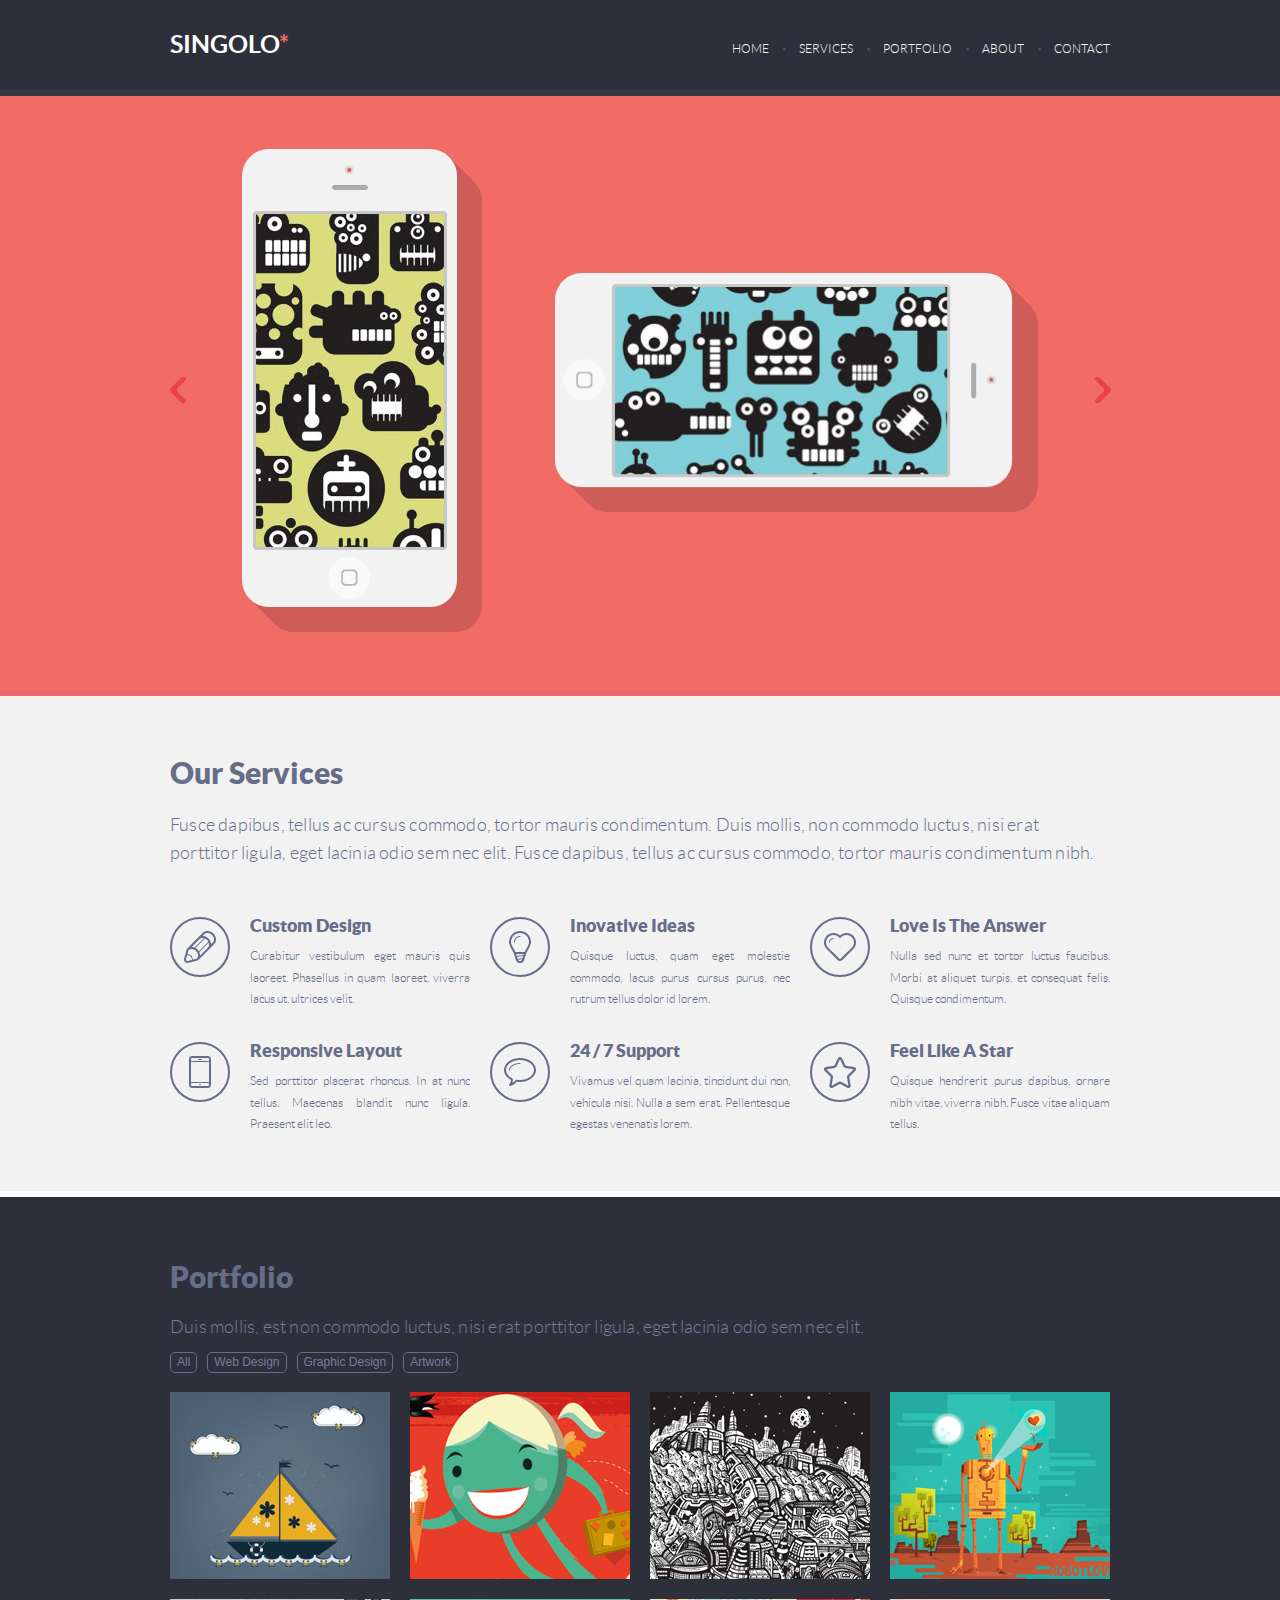
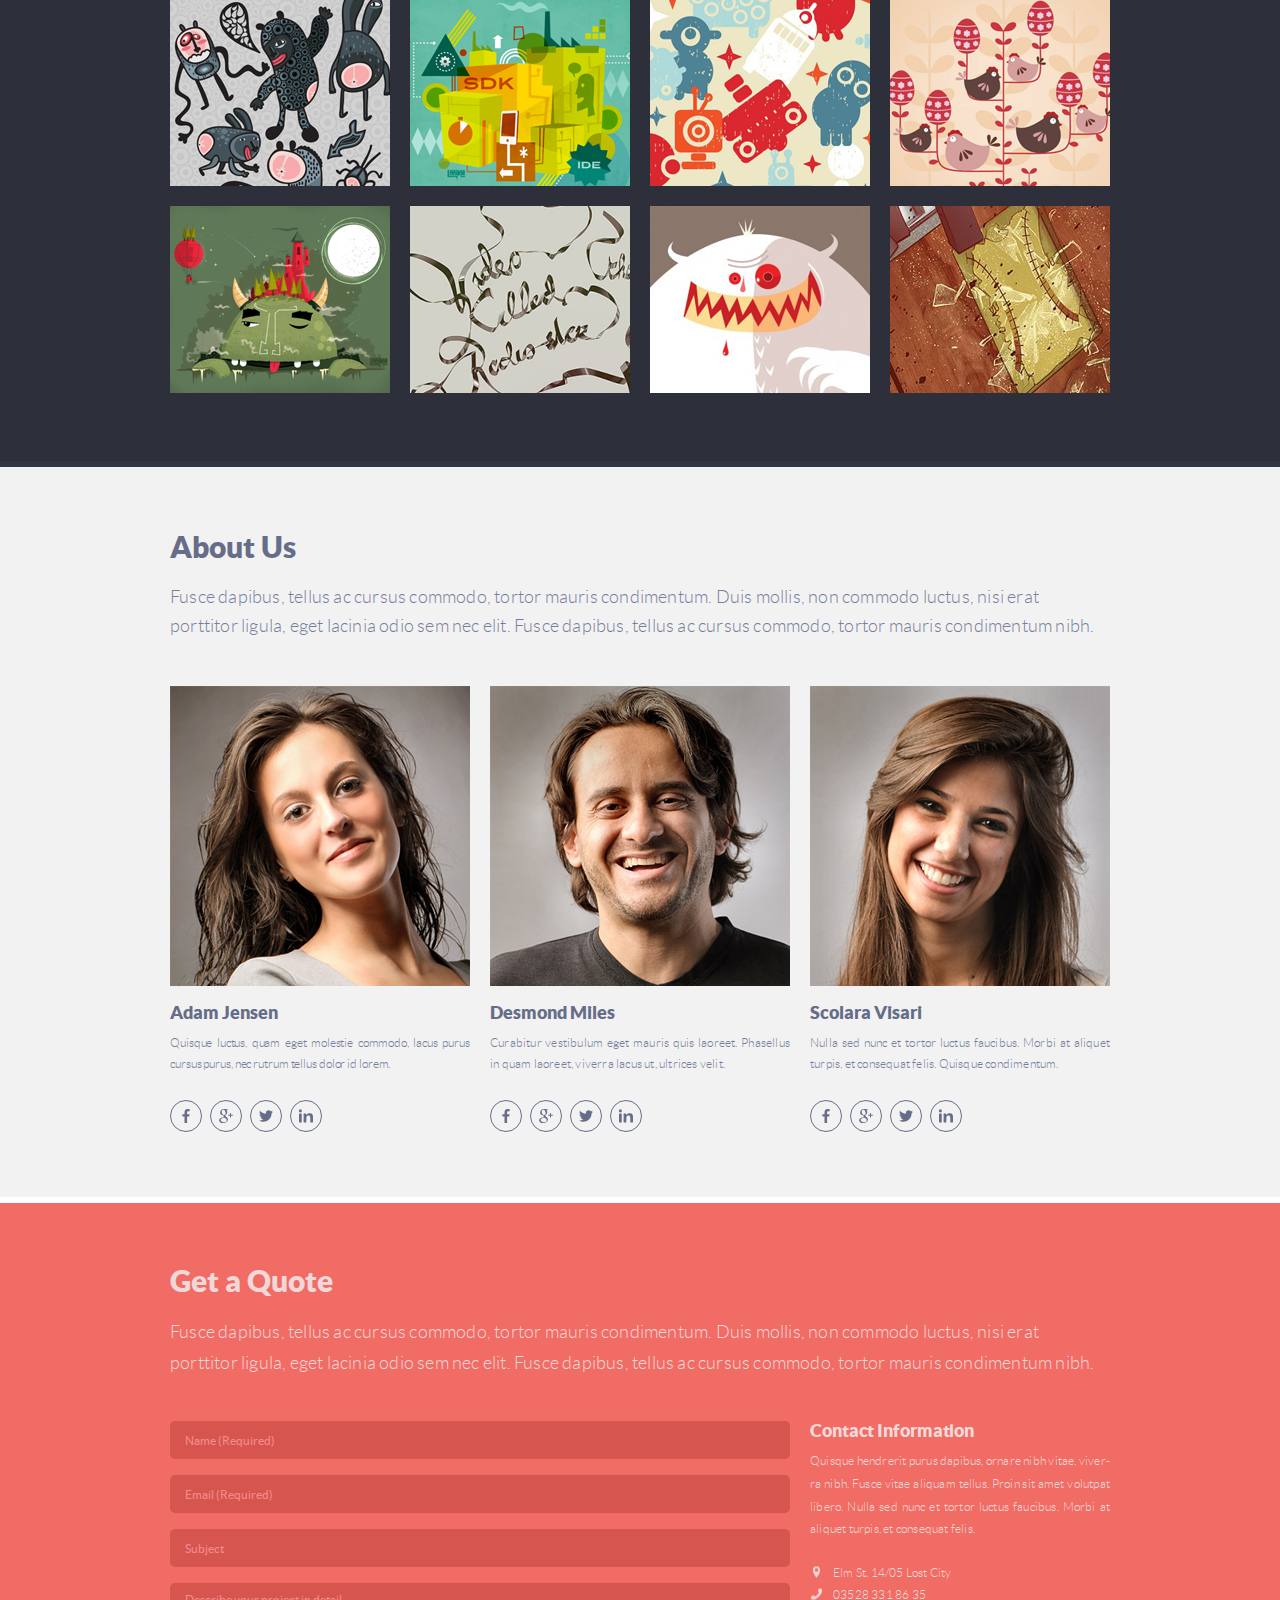
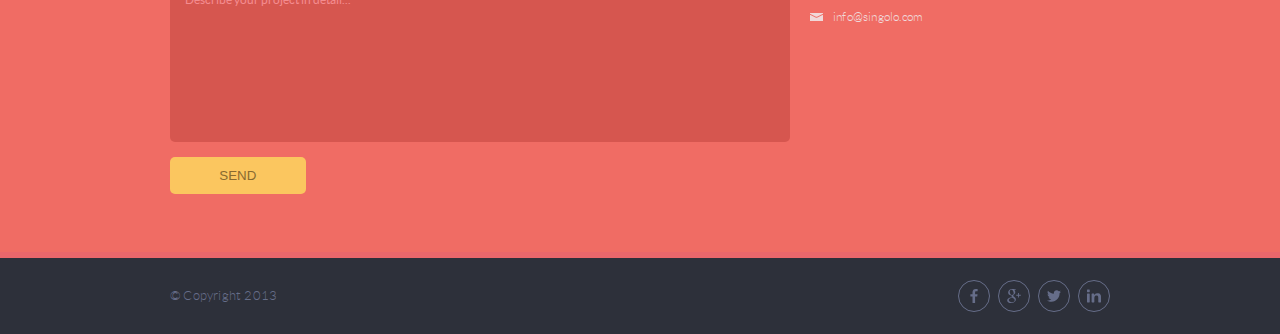
<file: index.html>
<!DOCTYPE html>
<html lang="en">
  <head>
    <meta charset="UTF-8" />
    <meta name="viewport" content="width=device-width, initial-scale=1.0" />
    <meta http-equiv="X-UA-Compatible" content="ie=edge" />
    <!-- The above 3 meta tags *must* come first in the head; any other head content must come *after* these tags -->
    <meta name="robots" content="index, follow" />
    <meta name="format-detection" content="telephone=no" />
    <meta name="theme-color" content="red" />
    <meta name="keywords" content="design, responsive layout" />
    <meta name="description" content="Singolo" />
    <!-- My CSS -->
    <link rel="stylesheet" type="text/css" href="style.css" />
    <title>Singolo</title>
  </head>
  <body>
    <h1 class="visually-hidden">Singolo</h1>
    <div class="wrapper" id="home">
      <header class="main-header">
        <div class="container">
          <div class="main-header__menu">
            <div class="main-header__logo  logo">
              <a class="logo__link">
                Singolo<span class="logo__sign">*</span>
              </a>
            </div>
            <nav class="main-header__nav  nav menu-show">
              <ul class="nav__list  reset-list">
                <li class="nav__item">
                  <a class="nav__link" href="#home">Home</a>
                </li>
                <li class="nav__item">
                  <a class="nav__link" href="#services">Services</a>
                </li>
                <li class="nav__item">
                  <a class="nav__link" href="#portfolio">Portfolio</a>
                </li>
                <li class="nav__item">
                  <a class="nav__link" href="#about">About</a>
                </li>
                <li class="nav__item">
                  <a class="nav__link" href="#feedback">Contact</a>
                </li>
              </ul>
            </nav>
          </div>
          <div class="main-header__btn">
            <div class="main-header__item"></div>
          </div>
        </div>
        <!-- container ¯\_(ツ)_/¯ -->
      </header>
      <!-- header ¯\_(ツ)_/¯ -->
      <main>
        <section class="slider">
          <h2 class="visually-hidden">Slider</h2>

          <div class="slider__wrap">
            <div class="slider__slides">
              <div class="slider__item  slider__item--first  active">
                <div class="phone-vertical">
                  <img
                    src="assets/img/slider/phone-vertical.png"
                    alt="phone"
                    id="phone-vertical"
                  />
                </div>
                <div class="phone-horizontal">
                  <img
                    src="assets/img/slider/phone-horizontal.png"
                    alt="phone"
                    id="phone-horizontal"
                  />
                </div>
              </div>
              <div class="slider__item  slider__item--second">
                <div class="slider__img"></div>
              </div>
            </div>
          </div>
          <div class="container">
            <button
              class="slider__btn  slider__btn--prev"
              type="button"
            ></button>
            <button
              class="slider__btn  slider__btn--next"
              type="button"
            ></button>
          </div>
        </section>
        <!-- slider ¯\_(ツ)_/¯ -->
        <section class="services" id="services">
          <div class="container">
            <h2 class="services__title">Our Services</h2>
            <p class="services__text">
              Fusce dapibus, tellus ac cursus commodo, tortor mauris
              condimentum. Duis mollis, non commodo luctus, nisi erat
              porttitor&nbsp;ligula, eget lacinia odio sem nec elit. Fusce
              dapibus, tellus ac cursus commodo, tortor mauris condimentum nibh.
            </p>
            <ul class="services__wrap  reset-list">
              <li class="services__item  item  item--design">
                <p class="item__title">Custom Design</p>
                <p class="item__text">
                  Curabitur vestibulum eget mauris quis laoreet. Phasellus in
                  quam laoreet, viverra lacus ut, ultrices velit.
                </p>
              </li>
              <li class="services__item  item  item--ideas">
                <p class="item__title">Inovative Ideas</p>
                <p class="item__text">
                  Quisque luctus, quam eget molestie commodo, lacus purus cursus
                  purus, nec rutrum tellus dolor id lorem.
                </p>
              </li>
              <li class="services__item  item  item--answer">
                <p class="item__title">Love Is The Answer</p>
                <p class="item__text">
                  Nulla sed nunc et tortor luctus faucibus. Morbi at aliquet
                  turpis, et consequat felis. Quisque condimentum.
                </p>
              </li>
              <li class="services__item  item  item--layout">
                <p class="item__title">Responsive Layout</p>
                <p class="item__text">
                  Sed porttitor placerat rhoncus. In at nunc tellus. Maecenas
                  blandit nunc ligula. Praesent elit leo.
                </p>
              </li>
              <li class="services__item  item  item--support">
                <p class="item__title">24 / 7 Support</p>
                <p class="item__text">
                  Vivamus vel quam lacinia, tincidunt dui non, vehicula nisi.
                  Nulla a sem erat. Pellentesque egestas venenatis lorem.
                </p>
              </li>
              <li class="services__item  item  item--star">
                <p class="item__title">Feel Like A Star</p>
                <p class="item__text">
                  Quisque hendrerit purus dapibus, ornare nibh vitae, viverra
                  nibh. Fusce vitae aliquam tellus.
                </p>
              </li>
            </ul>
          </div>
          <!-- container ¯\_(ツ)_/¯ -->
        </section>
        <!-- services ¯\_(ツ)_/¯ -->
        <section class="portfolio" id="portfolio">
          <div class="container">
            <h2 class="portfolio__title">Portfolio</h2>
            <p class="portfolio__text">
              Duis mollis, est non commodo luctus, nisi erat porttitor ligula,
              eget lacinia odio sem nec elit.
            </p>
            <div class="filter">
              <button
                class="filter__btn  filter__btn--all"
                type="button"
                title="All"
              >
                All
              </button>
              <button
                class="filter__btn  filter__btn--web"
                type="button"
                title="Web Design"
              >
                Web Design
              </button>
              <button
                class="filter__btn  filter__btn--graphic"
                type="button"
                title="Graphic Design"
              >
                Graphic Design
              </button>
              <button
                class="filter__btn  filter__btn--artwork"
                type="button"
                title="Artwork"
              >
                Artwork
              </button>
            </div>
            <div class="layouts">
              <div class="layouts__item">
                <div class="layouts__wrap">
                  <img
                    class="layouts__img"
                    src="assets/img/portfolio/1.png"
                    alt="layout"
                    width="220"
                    height="187"
                    title="Template"
                  />
                </div>
              </div>
              <div class="layouts__item">
                <div class="layouts__wrap">
                  <img
                    class="layouts__img"
                    src="assets/img/portfolio/2.png"
                    alt="layout"
                    width="220"
                    height="187"
                    title="Template"
                  />
                </div>
              </div>
              <div class="layouts__item">
                <div class="layouts__wrap">
                  <img
                    class="layouts__img"
                    src="assets/img/portfolio/3.png"
                    alt="layout"
                    width="220"
                    height="187"
                    title="Template"
                  />
                </div>
              </div>
              <div class="layouts__item">
                <div class="layouts__wrap">
                  <img
                    class="layouts__img"
                    src="assets/img/portfolio/4.png"
                    alt="layout"
                    width="220"
                    height="187"
                    title="Template"
                  />
                </div>
              </div>
              <div class="layouts__item">
                <div class="layouts__wrap">
                  <img
                    class="layouts__img"
                    src="assets/img/portfolio/5.png"
                    alt="layout"
                    width="220"
                    height="187"
                    title="Template"
                  />
                </div>
              </div>
              <div class="layouts__item">
                <div class="layouts__wrap">
                  <img
                    class="layouts__img"
                    src="assets/img/portfolio/6.png"
                    alt="layout"
                    width="220"
                    height="187"
                    title="Template"
                  />
                </div>
              </div>
              <div class="layouts__item">
                <div class="layouts__wrap">
                  <img
                    class="layouts__img"
                    src="assets/img/portfolio/7.png"
                    alt="layout"
                    width="220"
                    height="187"
                    title="Template"
                  />
                </div>
              </div>
              <div class="layouts__item">
                <div class="layouts__wrap">
                  <img
                    class="layouts__img"
                    src="assets/img/portfolio/8.png"
                    alt="layout"
                    width="220"
                    height="187"
                    title="Template"
                  />
                </div>
              </div>
              <div class="layouts__item">
                <div class="layouts__wrap">
                  <img
                    class="layouts__img"
                    src="assets/img/portfolio/9.png"
                    alt="layout"
                    width="220"
                    height="187"
                    title="Template"
                  />
                </div>
              </div>
              <div class="layouts__item">
                <div class="layouts__wrap">
                  <img
                    class="layouts__img"
                    src="assets/img/portfolio/10.png"
                    alt="layout"
                    width="220"
                    height="187"
                    title="Template"
                  />
                </div>
              </div>
              <div class="layouts__item">
                <div class="layouts__wrap">
                  <img
                    class="layouts__img"
                    src="assets/img/portfolio/11.png"
                    alt="layout"
                    width="220"
                    height="187"
                    title="Template"
                  />
                </div>
              </div>
              <div class="layouts__item">
                <div class="layouts__wrap">
                  <img
                    class="layouts__img"
                    src="assets/img/portfolio/12.png"
                    alt="layout"
                    width="220"
                    height="187"
                    title="Template"
                  />
                </div>
              </div>
            </div>
          </div>
          <!-- container ¯\_(ツ)_/¯ -->
        </section>
        <!-- portfolio ¯\_(ツ)_/¯ -->
        <section class="about" id="about">
          <div class="container">
            <h2 class="about__title">About Us</h2>
            <p class="about__text">
              Fusce dapibus, tellus ac cursus commodo, tortor mauris
              condimentum. Duis mollis, non commodo luctus, nisi erat
              porttitor&nbsp;ligula, eget lacinia odio sem nec elit. Fusce
              dapibus, tellus ac cursus commodo, tortor mauris condimentum nibh.
            </p>
            <div class="team">
              <div class="team__item">
                <div class="team__wrap-img">
                  <img
                    class="team__img"
                    src="assets/img/about/1.png"
                    alt="team"
                    width="300"
                    height="300"
                    title="Adam Jensen"
                  />
                </div>
                <p class="team__name">Adam Jensen</p>
                <p class="team__text">
                  Quisque luctus, quam eget molestie commodo, lacus purus cursus
                  purus, nec rutrum tellus dolor id lorem.
                </p>
                <div class="team__social  social">
                  <a
                    href="#"
                    class="social__item  social__item--fb"
                    title="facebook"
                    ><img
                      src="assets/img/social/fb.svg"
                      alt="We in facebook"
                      width="14"
                      height="14"
                  /></a>
                  <a
                    href="#"
                    class="social__item  social__item--g"
                    title="googl+"
                    ><img
                      src="assets/img/social/g.svg"
                      alt="We in googl+"
                      width="14"
                      height="14"
                  /></a>
                  <a
                    href="#"
                    class="social__item  social__item--tw"
                    title="twitter"
                    ><img
                      src="assets/img/social/tw.svg"
                      alt="We in twitter"
                      width="14"
                      height="14"
                  /></a>
                  <a
                    href="#"
                    class="social__item  social__item--in"
                    title="linkedin"
                    ><img
                      src="assets/img/social/in.svg"
                      alt="We in linkedin"
                      width="14"
                      height="14"
                  /></a>
                </div>
              </div>
              <div class="team__item">
                <div class="team__wrap-img">
                  <img
                    class="team__img"
                    src="assets/img/about/2.png"
                    alt="team"
                    width="300"
                    height="300"
                    title="Desmond Miles"
                  />
                </div>
                <p class="team__name">Desmond Miles</p>
                <p class="team__text">
                  Curabitur vestibulum eget mauris quis laoreet. Phasellus in
                  quam laoreet, viverra lacus ut, ultrices velit.
                </p>
                <div class="team__social  social">
                  <a
                    href="#"
                    class="social__item  social__item--fb"
                    title="facebook"
                    ><img
                      src="assets/img/social/fb.svg"
                      alt="We in facebook"
                      width="14"
                      height="14"
                  /></a>
                  <a
                    href="#"
                    class="social__item  social__item--g"
                    title="googl+"
                    ><img
                      src="assets/img/social/g.svg"
                      alt="We in googl+"
                      width="14"
                      height="14"
                  /></a>
                  <a
                    href="#"
                    class="social__item  social__item--tw"
                    title="twitter"
                    ><img
                      src="assets/img/social/tw.svg"
                      alt="We in twitter"
                      width="14"
                      height="14"
                  /></a>
                  <a
                    href="#"
                    class="social__item  social__item--in"
                    title="linkedin"
                    ><img
                      src="assets/img/social/in.svg"
                      alt="We in linkedin"
                      width="14"
                      height="14"
                  /></a>
                </div>
              </div>
              <div class="team__item">
                <div class="team__wrap-img">
                  <img
                    class="team__img"
                    src="assets/img/about/3.png"
                    alt="team"
                    width="300"
                    height="300"
                    title="Scolara Visari"
                  />
                </div>
                <p class="team__name">Scolara Visari</p>
                <p class="team__text">
                  Nulla sed nunc et tortor luctus faucibus. Morbi at aliquet
                  turpis, et consequat felis. Quisque condimentum.
                </p>
                <div class="team__social  social">
                  <a
                    href="#"
                    class="social__item  social__item--fb"
                    title="facebook"
                    ><img
                      class="social__img"
                      src="assets/img/social/fb.svg"
                      alt="We in facebook"
                      width="14"
                      height="14"
                  /></a>
                  <a
                    href="#"
                    class="social__item  social__item--g"
                    title="googl+"
                    ><img
                      class="social__img"
                      src="assets/img/social/g.svg"
                      alt="We in googl+"
                      width="14"
                      height="14"
                  /></a>
                  <a
                    href="#"
                    class="social__item  social__item--tw"
                    title="twitter"
                    ><img
                      class="social__img"
                      src="assets/img/social/tw.svg"
                      alt="We in twitter"
                      width="14"
                      height="14"
                  /></a>
                  <a
                    href="#"
                    class="social__item  social__item--in"
                    title="linkedin"
                    ><img
                      class="social__img"
                      src="assets/img/social/in.svg"
                      alt="We in linkedin"
                      width="14"
                      height="14"
                  /></a>
                </div>
              </div>
            </div>
          </div>
          <!-- container ¯\_(ツ)_/¯ -->
        </section>
        <!-- about ¯\_(ツ)_/¯ -->
        <section class="feedback" id="feedback">
          <div class="container">
            <h2 class="feedback__title">Get a Quote</h2>
            <p class="feedback__text">
              Fusce dapibus, tellus ac cursus commodo, tortor mauris
              condimentum. Duis mollis, non commodo luctus, nisi erat
              porttitor&nbsp;ligula, eget lacinia odio sem nec elit. Fusce
              dapibus, tellus ac cursus commodo, tortor mauris condimentum nibh.
            </p>
            <div class="feedback__wrap">
              <form action="#" method="POST" class="feedback__form  form">
                <input
                  class="form__field  form__field--name"
                  type="text"
                  name="name"
                  placeholder="Name (Required)"
                  pattern="[A-Za-z]+"
                  minlength="4"
                  maxlength="20"
                  required
                  id="name"
                />
                <input
                  class="form__field  form__field--mail"
                  type="email"
                  name="email"
                  placeholder="Email (Required)"
                  pattern="[^ @]*@[^ @]*"
                  required
                  id="email"
                />
                <input
                  class="form__field  form__field--subject"
                  type="text"
                  name="subject"
                  placeholder="Subject"
                  id="subject"
                />
                <textarea
                  class="form__field  form__field--detail"
                  name="detail"
                  id="detail"
                  placeholder="Describe your project in detail..."
                  id="detail"
                ></textarea>
                <button class="form__btn" type="submit">Send</button>
              </form>
              <article class="form__popup  popup">
                <p class="popup__text">Письмо отправлено</p>
                <p class="popup__subject"></p>
                <p class="popup__detail"></p>
                <button class="popup__btn" type="button">Ok</button>
              </article>
              <article class="form__contacts  contacts">
                <h2 class="visually-hidden">Our contacts</h2>
                <p class="contacts__title">Contact Information</p>
                <p class="contacts__text">
                  Quisque hendrerit purus dapibus, ornare nibh vitae, viver- ra
                  nibh. Fusce vitae aliquam tellus. Proin sit amet volutpat
                  libero. Nulla sed nunc et tortor luctus faucibus. Morbi at
                  aliquet turpis, et consequat felis.
                </p>
                <ul class="contacts__list  reset-list">
                  <li class="contacts__item  contacts__item--location">
                    <a class="contacts__location" href="#"
                      >Elm St. 14/05 Lost City
                    </a>
                  </li>
                  <li class="contacts__item  contacts__item--tel">
                    <a class="contacts__tel" href="tel:035283318635 "
                      >03528 331 86 35
                    </a>
                  </li>
                  <li class="contacts__item  contacts__item--mail">
                    <a class="contacts__mail" href="mailto:info@singolo.com"
                      >info@singolo.com</a
                    >
                  </li>
                </ul>
              </article>
            </div>
          </div>
          <!-- container ¯\_(ツ)_/¯ -->
        </section>
        <!-- feedback ¯\_(ツ)_/¯ -->
      </main>
      <!-- main ¯\_(ツ)_/¯ -->
      <footer class="main-footer">
        <div class="container">
          <div class="main-footer__wrap">
            <div class="main-footer__copyright  copyright">
              <p class="copyright__text">&copy; Copyright 2013</p>
            </div>
            <div class="team__social  social">
              <a
                href="#"
                class="social__item  social__item--fb"
                title="facebook"
                ><img
                  src="assets/img/social/fb.svg"
                  alt="We in facebook"
                  width="14"
                  height="14"
              /></a>
              <a href="#" class="social__item  social__item--g" title="googl+"
                ><img
                  src="assets/img/social/g.svg"
                  alt="We in googl+"
                  width="14"
                  height="14"
              /></a>
              <a href="#" class="social__item  social__item--tw" title="twitter"
                ><img
                  src="assets/img/social/tw.svg"
                  alt="We in twitter"
                  width="14"
                  height="14"
              /></a>
              <a
                href="#"
                class="social__item  social__item--in"
                title="linkedin"
                ><img
                  src="assets/img/social/in.svg"
                  alt="We in linkedin"
                  width="14"
                  height="14"
              /></a>
            </div>
          </div>
        </div>
        <!-- container ¯\_(ツ)_/¯ -->
      </footer>
      <!-- main-footer ¯\_(ツ)_/¯ -->
    </div>
    <!-- wrapper ¯\_(ツ)_/¯ -->
    <div class="overlay"></div>
    <script src="script.js"></script>
  </body>
</html>
</file>
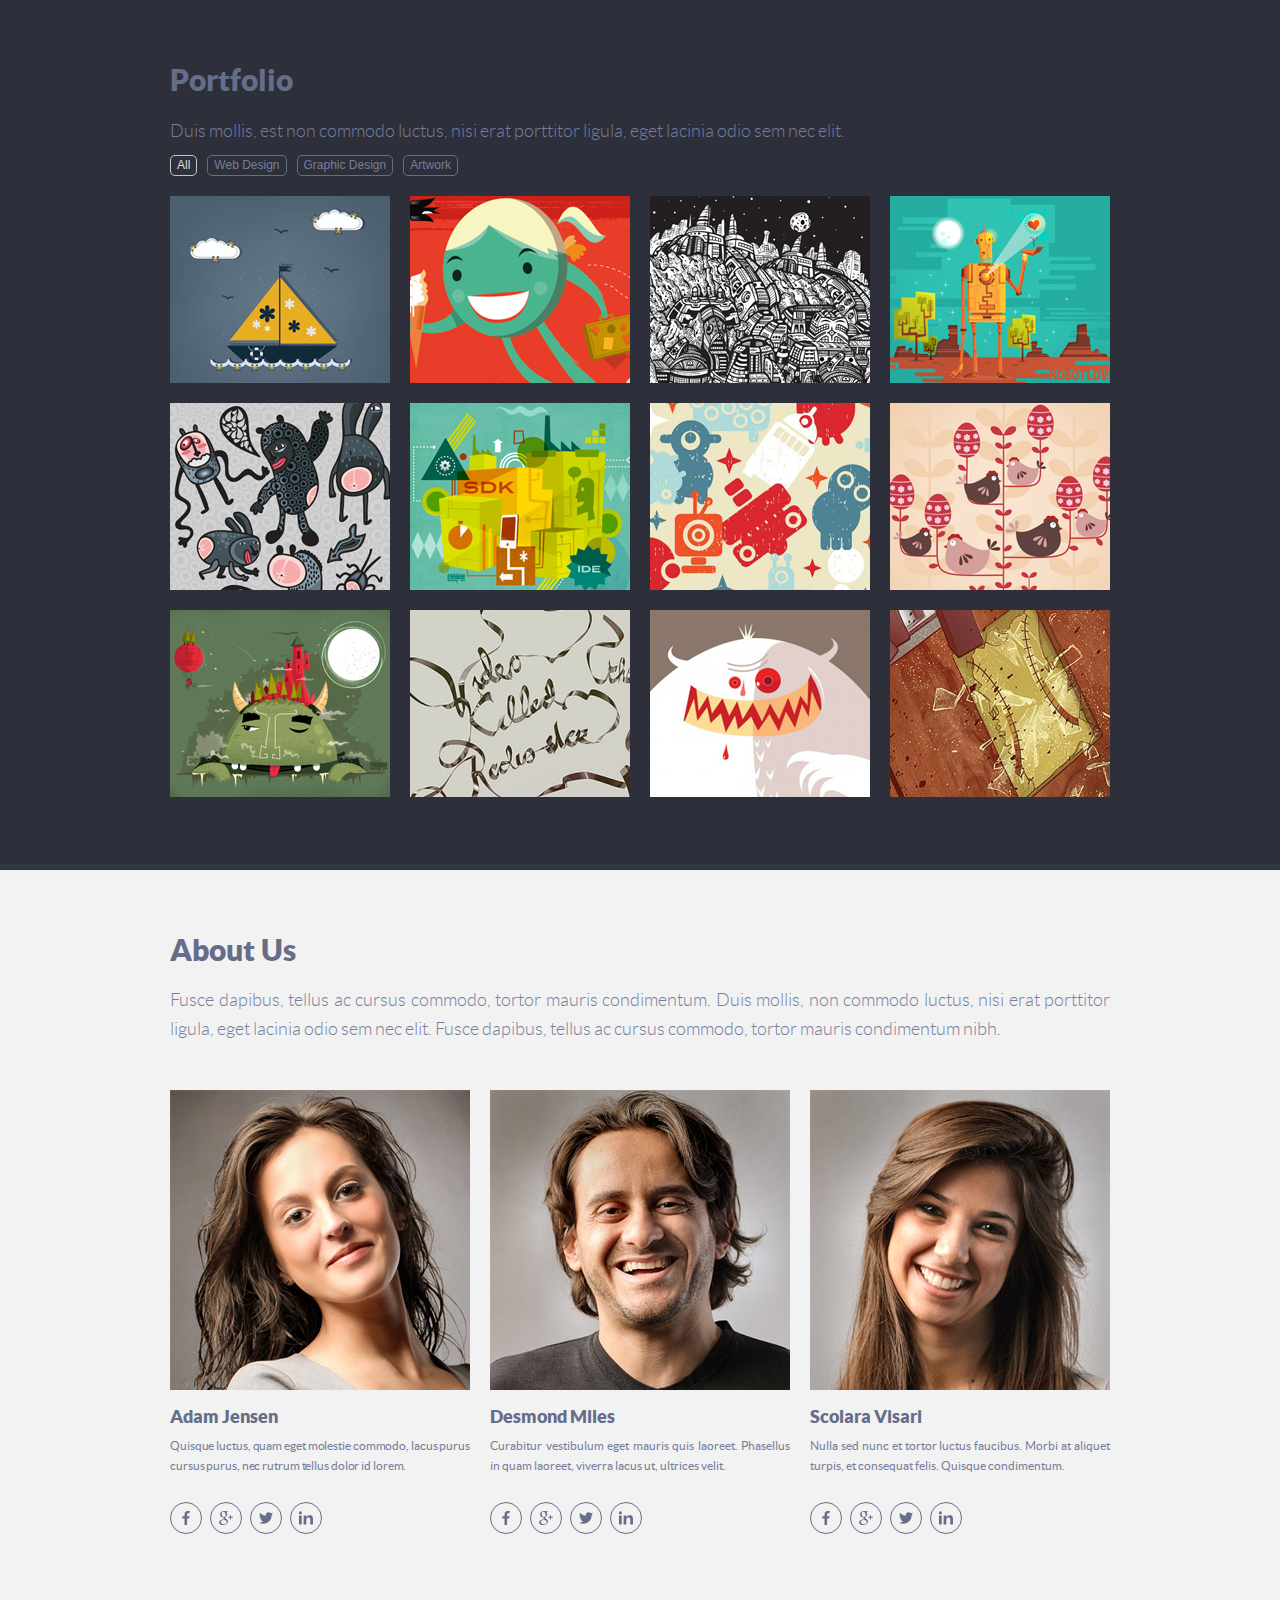
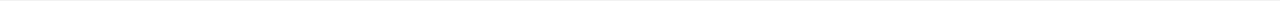
<file: singolo2.html>
<!DOCTYPE html>
<html lang="en">
  <head>
    <meta charset="UTF-8" />
    <meta name="viewport" content="width=device-width, initial-scale=1.0" />
    <meta http-equiv="X-UA-Compatible" content="ie=edge" />
    <!-- The above 3 meta tags *must* come first in the head; any other head content must come *after* these tags -->
    <meta name="robots" content="index, follow" />
    <meta name="format-detection" content="telephone=no" />
    <meta name="theme-color" content="red" />
    <meta name="keywords" content="design, responsive layout" />
    <meta name="description" content="Portfolio" />
    <!-- My CSS -->
    <link rel="stylesheet" type="text/css" href="singolo2.css" />
    <title>Portfolio</title>
  </head>
  <body>
    <div class="wrapper">
      <section class="portfolio">
        <div class="container">
          <h1 class="portfolio__title">Portfolio</h1>
          <p class="portfolio__text">
            Duis mollis, est non commodo luctus, nisi erat porttitor ligula,
            eget lacinia odio sem nec elit.
          </p>
          <div class="filter">
            <button
              class="filter__btn  filter__btn--all  filter__btn--active"
              type="button"
              title="All"
            >
              All
            </button>
            <button
              class="filter__btn  filter__btn--web"
              type="button"
              title="Web Design"
            >
              Web Design
            </button>
            <button
              class="filter__btn  filter__btn--graphic"
              type="button"
              title="Graphic Design"
            >
              Graphic Design
            </button>
            <button
              class="filter__btn  filter__btn--artwork"
              type="button"
              title="Artwork"
            >
              Artwork
            </button>
          </div>
          <div class="layouts">
            <div class="layouts__item">
              <div class="layouts__wrap">
                <img
                  class="layouts__img"
                  src="assets/img/portfolio/1.png"
                  alt="layout"
                  width="220"
                  height="187"
                  title="Template"
                />
              </div>
            </div>
            <div class="layouts__item">
              <div class="layouts__wrap">
                <img
                  class="layouts__img"
                  src="assets/img/portfolio/2.png"
                  alt="layout"
                  width="220"
                  height="187"
                  title="Template"
                />
              </div>
            </div>
            <div class="layouts__item">
              <div class="layouts__wrap">
                <img
                  class="layouts__img"
                  src="assets/img/portfolio/3.png"
                  alt="layout"
                  width="220"
                  height="187"
                  title="Template"
                />
              </div>
            </div>
            <div class="layouts__item">
              <div class="layouts__wrap">
                <img
                  class="layouts__img"
                  src="assets/img/portfolio/4.png"
                  alt="layout"
                  width="220"
                  height="187"
                  title="Template"
                />
              </div>
            </div>
            <div class="layouts__item">
              <div class="layouts__wrap">
                <img
                  class="layouts__img"
                  src="assets/img/portfolio/5.png"
                  alt="layout"
                  width="220"
                  height="187"
                  title="Template"
                />
              </div>
            </div>
            <div class="layouts__item">
              <div class="layouts__wrap">
                <img
                  class="layouts__img"
                  src="assets/img/portfolio/6.png"
                  alt="layout"
                  width="220"
                  height="187"
                  title="Template"
                />
              </div>
            </div>
            <div class="layouts__item">
              <div class="layouts__wrap">
                <img
                  class="layouts__img"
                  src="assets/img/portfolio/7.png"
                  alt="layout"
                  width="220"
                  height="187"
                  title="Template"
                />
              </div>
            </div>
            <div class="layouts__item">
              <div class="layouts__wrap">
                <img
                  class="layouts__img"
                  src="assets/img/portfolio/8.png"
                  alt="layout"
                  width="220"
                  height="187"
                  title="Template"
                />
              </div>
            </div>
            <div class="layouts__item">
              <div class="layouts__wrap">
                <img
                  class="layouts__img"
                  src="assets/img/portfolio/9.png"
                  alt="layout"
                  width="220"
                  height="187"
                  title="Template"
                />
              </div>
            </div>
            <div class="layouts__item">
              <div class="layouts__wrap">
                <img
                  class="layouts__img"
                  src="assets/img/portfolio/10.png"
                  alt="layout"
                  width="220"
                  height="187"
                  title="Template"
                />
              </div>
            </div>
            <div class="layouts__item">
              <div class="layouts__wrap">
                <img
                  class="layouts__img"
                  src="assets/img/portfolio/11.png"
                  alt="layout"
                  width="220"
                  height="187"
                  title="Template"
                />
              </div>
            </div>
            <div class="layouts__item">
              <div class="layouts__wrap">
                <img
                  class="layouts__img"
                  src="assets/img/portfolio/12.png"
                  alt="layout"
                  width="220"
                  height="187"
                  title="Template"
                />
              </div>
            </div>
          </div>
        </div>
        <!-- container ¯\_(ツ)_/¯ -->
      </section>
      <!-- portfolio ¯\_(ツ)_/¯ -->
      <section class="about">
        <div class="container">
          <h2 class="about__title">About Us</h2>
          <p class="about__text">
            Fusce dapibus, tellus ac cursus commodo, tortor mauris condimentum.
            Duis mollis, non commodo luctus, nisi erat porttitor ligula, eget
            lacinia odio sem nec elit. Fusce dapibus, tellus ac cursus commodo,
            tortor mauris condimentum nibh.
          </p>
          <div class="team">
            <div class="team__item">
              <div class="team__wrap-img">
                <img
                  class="team__img"
                  src="assets/img/about/1.png"
                  alt="team"
                  width="300"
                  height="300"
                  title="Adam Jensen"
                />
              </div>
              <p class="team__name">Adam Jensen</p>
              <p class="team__text">
                Quisque luctus, quam eget molestie commodo, lacus purus cursus
                purus, nec rutrum tellus dolor id lorem.
              </p>
              <div class="team__social  social">
                <a
                  href="#"
                  class="social__item  social__item--fb"
                  title="facebook"
                  ><img
                    src="assets/img/social/fb.svg"
                    alt="We in facebook"
                    width="14"
                    height="14"
                /></a>
                <a href="#" class="social__item  social__item--g" title="googl+"
                  ><img
                    src="assets/img/social/g.svg"
                    alt="We in googl+"
                    width="14"
                    height="14"
                /></a>
                <a
                  href="#"
                  class="social__item  social__item--tw"
                  title="twitter"
                  ><img
                    src="assets/img/social/tw.svg"
                    alt="We in twitter"
                    width="14"
                    height="14"
                /></a>
                <a
                  href="#"
                  class="social__item  social__item--in"
                  title="linkedin"
                  ><img
                    src="assets/img/social/in.svg"
                    alt="We in linkedin"
                    width="14"
                    height="14"
                /></a>
              </div>
            </div>
            <div class="team__item">
              <div class="team__wrap-img">
                <img
                  class="team__img"
                  src="assets/img/about/2.png"
                  alt="team"
                  width="300"
                  height="300"
                  title="Desmond Miles"
                />
              </div>
              <p class="team__name">Desmond Miles</p>
              <p class="team__text">
                Curabitur vestibulum eget mauris quis laoreet. Phasellus in quam
                laoreet, viverra lacus ut, ultrices velit.
              </p>
              <div class="team__social  social">
                <a
                  href="#"
                  class="social__item  social__item--fb"
                  title="facebook"
                  ><img
                    src="assets/img/social/fb.svg"
                    alt="We in facebook"
                    width="14"
                    height="14"
                /></a>
                <a href="#" class="social__item  social__item--g" title="googl+"
                  ><img
                    src="assets/img/social/g.svg"
                    alt="We in googl+"
                    width="14"
                    height="14"
                /></a>
                <a
                  href="#"
                  class="social__item  social__item--tw"
                  title="twitter"
                  ><img
                    src="assets/img/social/tw.svg"
                    alt="We in twitter"
                    width="14"
                    height="14"
                /></a>
                <a
                  href="#"
                  class="social__item  social__item--in"
                  title="linkedin"
                  ><img
                    src="assets/img/social/in.svg"
                    alt="We in linkedin"
                    width="14"
                    height="14"
                /></a>
              </div>
            </div>
            <div class="team__item">
              <div class="team__wrap-img">
                <img
                  class="team__img"
                  src="assets/img/about/3.png"
                  alt="team"
                  width="300"
                  height="300"
                  title="Scolara Visari"
                />
              </div>
              <p class="team__name">Scolara Visari</p>
              <p class="team__text">
                Nulla sed nunc et tortor luctus faucibus. Morbi at aliquet
                turpis, et consequat felis. Quisque condimentum.
              </p>
              <div class="team__social  social">
                <a
                  href="#"
                  class="social__item  social__item--fb"
                  title="facebook"
                  ><img
                    class="social__img"
                    src="assets/img/social/fb.svg"
                    alt="We in facebook"
                    width="14"
                    height="14"
                /></a>
                <a href="#" class="social__item  social__item--g" title="googl+"
                  ><img
                    class="social__img"
                    src="assets/img/social/g.svg"
                    alt="We in googl+"
                    width="14"
                    height="14"
                /></a>
                <a
                  href="#"
                  class="social__item  social__item--tw"
                  title="twitter"
                  ><img
                    class="social__img"
                    src="assets/img/social/tw.svg"
                    alt="We in twitter"
                    width="14"
                    height="14"
                /></a>
                <a
                  href="#"
                  class="social__item  social__item--in"
                  title="linkedin"
                  ><img
                    class="social__img"
                    src="assets/img/social/in.svg"
                    alt="We in linkedin"
                    width="14"
                    height="14"
                /></a>
              </div>
            </div>
          </div>
        </div>
        <!-- container ¯\_(ツ)_/¯ -->
      </section>
      <!-- about ¯\_(ツ)_/¯ -->
    </div>
    <!-- wrapper ¯\_(ツ)_/¯ -->
  </body>
</html>
</file>
<file: style.css>
/* Fonts */

@font-face {
  font-family: "Lato";
  src: url("assets/fonts/lato-light.eot");
  src: url("assets/fonts/lato-light.woff2") format("woff2"),
    url("assets/fonts/lato-light.woff") format("woff");
  font-style: normal;
  font-weight: 300;
}

@font-face {
  font-family: "Lato";
  src: url("assets/fonts/lato-regular.eot");
  src: url("assets/fonts/lato-regular.woff2") format("woff2"),
    url("assets/fonts/lato-regular.woff") format("woff");
  font-style: normal;
  font-weight: 400;
}

@font-face {
  font-family: "Lato";
  src: url("assets/fonts/lato-bold.eot");
  src: url("assets/fonts/lato-bold.woff2") format("woff2"),
    url("assets/fonts/lato-bold.woff") format("woff");
  font-style: normal;
  font-weight: 700;
}

@font-face {
  font-family: "Lato";
  src: url("assets/fonts/lato-black.eot");
  src: url("assets/fonts/lato-black.woff2") format("woff2"),
    url("assets/fonts/lato-black.woff") format("woff");
  font-style: normal;
  font-weight: 900;
}

/* Basic style */
html {
  box-sizing: border-box;
}

*,
*::before,
*::after {
  box-sizing: inherit;
}

h1,
h2,
h3,
p {
  margin-top: 0;
  margin-bottom: 0;
}

.wrapper {
  min-width: 320px;
}

.container {
  width: 100%;
  max-width: 1020px;
  margin: 0 auto;
  padding: 0 40px;
}

:-moz-input:focus,
:-ms-input:focus,
::-webkit-input:focus,
input:focus {
  outline: none;
}

:focus {
  outline: none;
}

body {
  margin: 0;
  overflow-x: hidden;

  color: #666d89;
  font-family: "Lato", "Arial", sans-serif;
  font-weight: 300;
  font-size: 14px;
  line-height: 1.5;

  background-color: #ffffff;
  line-height: 1.5;
  -webkit-font-smoothing: antialiased;
}

a {
  text-decoration: none;
}

img {
  width: 100%;
  height: auto;
}

.visually-hidden {
  position: absolute;

  width: 1px;
  height: 1px;
  margin: -1px;
  padding: 0;
  overflow: hidden;

  border: 0;

  clip: rect(0 0 0 0);
}

.visually-hidden:not(:focus):not(:active) {
  position: absolute;
  width: 1px;
  height: 1px;
  margin: -1px;
  border: 0;
  padding: 0;
  white-space: nowrap;
  clip-path: inset(100%);
  clip: rect(0 0 0 0);
  overflow: hidden;
}

.reset-list {
  margin: 0;
  padding: 0;

  list-style: none;
}

/* Header */
.main-header {
  position: sticky;
  top: 0;
  padding: 26px 0 26px;
  border-bottom: 6px solid #323746;

  color: #ffffff;

  background-color: #2d303a;
  z-index: 100;
}

.main-header__menu {
  display: flex;
  justify-content: space-between;
  align-items: baseline;
  flex-wrap: wrap;
}

/* Logo */
.logo {
  margin-right: 20px;
}

.logo__link {
  font-size: 25px;
  line-height: 1.5;
  font-weight: 700;
  text-transform: uppercase;
}

.logo__sign {
  color: #f06c64;
}

/* Navigation */
.nav__list {
  display: flex;
  justify-content: space-between;
}

.nav__item {
  position: relative;

  padding-right: 30px;
}

.nav__item::after {
  content: "";
  position: absolute;
  right: 13px;
  top: 50%;
  transform: translateY(-50%);

  width: 3px;
  height: 3px;

  border-radius: 50%;

  background-color: #494e62;
}

.nav__item:last-child::after {
  display: none;
}

.nav__link {
  position: relative;

  font-size: 12px;
  line-height: 1.5;
  color: #ffffff;
  text-transform: uppercase;

  cursor: pointer;
  transition: all 0.2s linear;
}

.nav__link::before {
  content: "";
  position: absolute;
  bottom: -5px;
  left: 0;

  width: 100%;
  height: 2px;

  visibility: hidden;
  background-color: #ffffff;
  transition: all 0.2s linear;
  transform: scaleX(0);
}

.nav__link:hover {
  color: #f06c64;
}

.nav__link:hover::before {
  visibility: visible;
  transform: scaleX(1);
}

.nav__link--active:hover::before {
  visibility: hidden;
}

.nav__link--active {
  color: #f06c64;
  cursor: default;
}

.nav__item:last-child {
  padding-right: 0;
}

.menu__btn {
  display: none;
}

/* Slider */
.slider {
  position: relative;
  height: 600px;

  background-color: #f06c64;
  overflow: hidden;
}

.slider .container {
  position: relative;
  top: 49%;
}

.slider__wrap {
  position: absolute;
  top: 50%;
  left: 50%;
  width: 100%;
  transform: translate(-50%, -50%);
}

.slider__slides {
  position: relative;
  width: 100%;
  overflow: hidden;
}

.slider__item {
  position: relative;
  margin: 0 auto;
  display: none;
  justify-content: center;
  align-items: center;
  height: 600px;

  padding: 0 72px 12px;
  animation: 1.4s linear;
  border-bottom: 6px solid #ea676b;
}

.active,
.next {
  display: flex;
}

.next {
  position: absolute;
  top: 0;
  width: 100%;
}

.to-left {
  animation-name: left;
}

.from-right {
  animation-name: right;
}

.to-right {
  animation-name: right;
  animation-direction: reverse;
}

.from-left {
  animation-name: left;
  animation-direction: reverse;
}

@keyframes left {
  from {
    left: 0;
  }
  to {
    left: -100%;
  }
}

@keyframes right {
  from {
    left: 100%;
  }
  to {
    left: 0;
  }
}

.slider__item--second {
  background-color: #648bf0;
  border-color: #5a80e3;
}

.slider__btn {
  position: absolute;
  top: 49%;
  transform: translateY(-50%);

  width: 16px;
  height: 27px;
  border: none;

  background-image: url("assets/img/slider/prev.svg");
  background-repeat: no-repeat;
  background-color: transparent;

  cursor: pointer;
}

.slider__btn:hover {
  background-image: url("assets/img/slider/prev_hover.svg");
}

.slider__btn--next {
  transform: translateY(-50%) rotate(180deg);
  right: 39px;
}

.phone-vertical,
.phone-horizontal {
  flex-shrink: 0;

  background-repeat: no-repeat;
}

.phone-vertical {
  width: 240px;
  height: 483px;
  margin-right: 73px;
  padding-top: 4px;
}

.phone-horizontal {
  width: 483px;
  height: 240px;
  padding-top: 6px;
}

.slider__img {
  width: 1020px;
  height: 594px;
  background-image: url("assets/img/slider/slide.png");
  background-repeat: no-repeat;
  background-position: 50%;
}

/* Services */
.services {
  padding: 54px 0 59px;
  border-bottom: 6px solid #ffffff;

  background-color: #f2f2f2;
}

.services__title {
  margin-bottom: 16px;

  font-weight: 900;
  font-size: 30px;
  line-height: 1.5;
}

.services__text {
  margin-bottom: 49px;

  font-size: 18px;
  line-height: 1.6;
  font-weight: 300;
  letter-spacing: 0.2px;
}

.services__wrap {
  display: grid;
  grid-template-columns: repeat(auto-fit, 300px);
  column-gap: 20px;
  row-gap: 35px;
}

.services__item {
  position: relative;

  padding-left: 80px;
  height: 90px;

  overflow: hidden;
}

.services__item::before {
  content: "";
  position: absolute;
  left: 0;
  top: 0;

  width: 60px;
  height: 60px;
  border: 2px solid #666d89;
  border-radius: 50%;

  background-repeat: no-repeat;
  background-position: 50%;
}

.item__title {
  margin-bottom: 10px;

  font-weight: 900;
  line-height: 1;
  font-size: 18px;
}

.item__text {
  font-size: 12px;
  line-height: 1.8;
  text-align: justify;
}

.item--design::before {
  background-image: url("assets/img/pen.png");
}

.item--ideas::before {
  background-image: url("assets/img/bulb.png");
}

.item--answer::before {
  background-image: url("assets/img/heart.png");
}

.item--layout::before {
  background-image: url("assets/img/phone.png");
}

.item--support::before {
  background-image: url("assets/img/bubble.png");
}

.item--star::before {
  background-image: url("assets/img/star.png");
}

/* Portfolio */
.portfolio {
  padding: 60px 0 68px;
  border-bottom: 6px solid #323746;

  background-color: #2d303a;
}

.portfolio__title {
  margin-bottom: 18px;

  font-size: 30px;
  color: #666d89;
  font-weight: 900;
  line-height: 1.3;
}

.portfolio__text {
  margin-bottom: 11px;

  font-size: 18px;
  color: #767e9e;
  font-weight: 300;
  letter-spacing: 0.2px;
}

.filter {
  display: flex;
  justify-content: flex-start;
}

.filter__btn {
  margin-right: 10px;
  padding: 0 6px;
  border: 1px solid #666d89;
  border-radius: 5px;

  color: #767e9e;
  font-size: 12px;
  line-height: 1.6;

  background-color: transparent;
  cursor: pointer;
  transition: all 0.2s linear;
}
.filter__btn:last-child {
  margin-right: 0;
}
.filter__btn:hover {
  border: 1px solid #c5c5c5;

  color: #dedede;

  box-shadow: 0px 0px 6px 1px #c5c5c5;
}

.filter__btn--active {
  border: 1px solid #c5c5c5;

  color: #dedede;

  cursor: default;
}

.filter__btn--active:hover {
  box-shadow: none;
}

.layouts {
  display: grid;
  grid-template-columns: repeat(auto-fit, 220px);
  column-gap: 20px;
  row-gap: 20px;

  height: 620px;
  padding-top: 19px;

  overflow: hidden;
}

.layouts__item {
  width: 220px;
  height: 187px;

  background-color: rgba(240, 108, 100, 1);
}

.layouts__item--active {
  border: 5px solid #f06c64;
}

.layouts__wrap {
  transition: all 0.2s linear;
}

.layouts__wrap:hover {
  transform: translate3d(-10px, -10px, 0);
}

.layouts__img {
  width: 220px;
  height: 187px;
}

/* About */

.about {
  padding: 60px 0 65px;
  border-bottom: 6px solid #ffffff;

  background-color: #f2f2f2;
}

.about__title {
  margin-bottom: 17px;

  color: #666d89;
  font-weight: 900;
  line-height: 1.3;
  font-size: 30px;
}

.about__text {
  margin-bottom: 45px;

  color: #767e9e;
  font-size: 18px;
  line-height: 1.6;
  font-weight: 300;
  letter-spacing: 0.2px;
}

.team {
  display: flex;
  justify-content: space-between;
}

.team__item {
  width: 33.3%;
  max-width: 300px;
  margin-right: 20px;
}

.team__item:first-child .team__text {
  letter-spacing: -0.1px;
}

.team__item:last-child {
  margin-right: 0;
}

.team__item:last-child {
  margin-right: 0;
}

.team__wrap-img {
  margin-bottom: 7px;
}

.team__name {
  height: 26px;
  margin-bottom: 7px;

  font-size: 18px;
  font-weight: 900;
  line-height: 1.5;
  overflow: hidden;
}

.team__text {
  margin-bottom: 25px;

  font-size: 12px;
  line-height: 1.8;
  letter-spacing: 0.2px;
  color: #767e9e;
  text-align: justify;
}

.social {
  display: flex;
  justify-content: flex-start;
}

.social__item {
  display: flex;
  justify-content: center;
  align-items: center;
  width: 32px;
  height: 32px;
  border: 1px solid #666d89;
  border-radius: 50%;
  margin-right: 8px;
  transition: all 0.2s linear;
}

.social__item > img {
  width: 14px;
  height: 14px;
}

.social__item:hover {
  background-color: rgba(240, 108, 100, 0.5);
}

.social__img {
  display: block;
}

/* Feedback */
.feedback {
  padding: 58px 0 58px;
  border-bottom: 6px solid #ea676b;

  background-color: #f06c64;
}

.feedback__wrap {
  display: flex;
  justify-content: space-between;
}

.feedback__title {
  margin-bottom: 17px;

  color: #f0d8d9;
  font-size: 30px;
  font-weight: 900;
  line-height: 1.3;
}

.feedback__text {
  margin-bottom: 43px;

  color: #f0d8d9;
  font-size: 18px;
  font-weight: 300;
  line-height: 1.7;
  letter-spacing: 0.2px;
}

.form {
  position: relative;

  max-width: 620px;
  padding-bottom: 30px;
  margin-right: 20px;
}

.form__field {
  margin-bottom: 16px;
  padding: 11.5px 15px;
  border: none;
  border-radius: 5px;
  width: 100%;

  color: #f0d8d9;

  background-color: #d6564f;
}

.form__field:focus {
  box-shadow: 0 14px 28px rgba(0, 0, 0, 0.25), 0 10px 10px rgba(0, 0, 0, 0.22);
}

.form__field:last-child {
  margin-bottom: 0;
}

.form__field::placeholder {
  color: #f48c8f;
  font-size: 12px;
  line-height: 1.5;
  font-family: "Lato";
}

.form__field--detail {
  height: 159px;
  padding-top: 7.4px;
  padding-bottom: 13px;
  resize: none;
}

.form__btn {
  position: absolute;
  left: 0;
  bottom: 0;

  padding: 11.3px 49.3px;
  border-radius: 5px;
  border: none;

  color: #886a30;
  text-transform: uppercase;

  background-color: #fbc65f;

  cursor: pointer;
  transition: all 0.2s linear;
}

.form__btn:hover,
.form__btn:focus {
  color: #d6564f;

  background-color: #f0d8d9;
  box-shadow: 0 14px 28px rgba(0, 0, 0, 0.25), 0 10px 10px rgba(0, 0, 0, 0.22);
}

/* Contacts */
.contacts {
  width: 300px;
  min-width: 300px;
}

.contacts__title {
  margin-bottom: 9px;

  color: #f0d8d9;
  font-size: 18px;
  font-weight: 900;
  line-height: 1.1;
  letter-spacing: -0.1px;
}

.contacts__text,
.contacts__location,
.contacts__tel,
.contacts__mail {
  color: #f0d8d9;
  font-size: 12px;
  line-height: 1.5;
  transition: all 0.2s linear;
}

.contacts__location,
.contacts__tel,
.contacts__mail {
  position: relative;
}

.contacts__location::after,
.contacts__tel::after,
.contacts__mail::after {
  content: "";
  position: absolute;
  bottom: -5px;
  left: 0;

  width: 100%;
  height: 2px;

  visibility: hidden;
  background-color: #f0d8d9;
  transition: all 0.2s linear;
  transform: scaleX(0);
}

.contacts__location:hover::after,
.contacts__tel:hover::after,
.contacts__mail:hover::after,
.contacts__location:focus::after,
.contacts__tel:focus::after,
.contacts__mail:focus::after {
  visibility: visible;
  transform: scaleX(1);
}

.contacts__text {
  margin-bottom: 21px;
  max-width: 300px;

  line-height: 1.9;
  letter-spacing: -0.1px;
  text-align: justify;
  letter-spacing: 0.2px;
}

.contacts__item {
  position: relative;

  margin-bottom: 1px;
  padding-left: 23px;

  letter-spacing: 0.2px;
}

.contacts__item::before {
  content: "";
  position: absolute;
  left: 0;
  top: 50%;

  background-repeat: no-repeat;

  transform: translateY(-50%);
}

.contacts__item--location::before {
  left: 3px;
  top: 48%;

  width: 7px;
  height: 11px;

  background-image: url("assets/img/form/location.png");
}

.contacts__item--tel::before {
  left: 1px;
  top: 46%;

  width: 11px;
  height: 11px;

  background-image: url("assets/img/form/tel.png");
}

.contacts__item--mail::before {
  top: 50%;

  width: 13px;
  height: 8px;

  background-image: url("assets/img/form/mail.png");
}

/* Footer */
.main-footer {
  padding: 22px 0;

  background-color: #2d303a;
}

.main-footer__wrap {
  display: flex;
  justify-content: space-between;
  align-items: center;
}

/* Social */
.social {
  display: flex;
  justify-content: flex-start;
}

.social__item {
  display: flex;
  justify-content: center;
  align-items: center;

  width: 32px;
  height: 32px;
  border: 1px solid #666d89;
  border-radius: 50%;
  margin-right: 8px;

  transition: all 0.2s linear;
}

.social__item:last-child {
  margin-right: 0;
}

.social__item:hover,
.social__item:focus {
  background-color: #d6564f;
  box-shadow: 0 14px 28px rgba(0, 0, 0, 0.25), 0 10px 10px rgba(0, 0, 0, 0.22);
}

.social__img {
  display: block;
}

/* Copyright */
.copyright__text {
  font-size: 13px;
  color: #666d89;
  letter-spacing: 0.2px;
  font-family: "Lato";
  line-height: 1.6;
}

/* Popup */
.popup {
  position: fixed;
  top: 50%;
  left: 50%;

  display: none;
  width: 340px;
  height: 340px;
  padding: 20px;
  border-radius: 5px;

  font-size: 25px;
  line-height: 1.2;
  font-weight: 600;
  color: #2d303a;

  background-color: #ffffff;
  background-image: url("assets/img/2.gif");
  background-position: center 50px;
  background-repeat: no-repeat;

  transform: translate(-50%, -50%);
  z-index: 102;
}

.popup--active {
  display: block;
}

.popup__btn {
  position: absolute;
  right: 20px;
  bottom: 20px;

  padding: 13px 15px;
  border-radius: 5px;
  border: none;

  color: #f0d8d9;
  text-transform: uppercase;

  background-color: #2d303a;

  cursor: pointer;
  transition: all 0.2s linear;
}

.popup__btn:hover,
.popup__btn:focus {
  color: #f0d8d9;

  background-color: #d6564f;
  box-shadow: 0 14px 28px rgba(0, 0, 0, 0.25), 0 10px 10px rgba(0, 0, 0, 0.22);
}

.overlay--active {
  position: fixed;
  top: 0;
  left: 0;

  display: block;
  width: 100vw;
  height: 100vh;

  background-color: rgba(0, 0, 0, 0.5);

  z-index: 90;
}

#services,
#portfolio,
#about,
#feedback {
  scroll-margin-top: 94px;
}

@media (max-width: 1019px) {
  /* Services */
  .services__wrap {
    grid-template-columns: 1fr 1fr;
  }

  /* Portfolio */
  .layouts {
    height: 823px;
    margin: 0 auto;
    max-width: 700px;
  }
}

@media (max-width: 930px) {
  /* Slider */
  .slider {
    height: 451px;
  }

  .phone-vertical {
    margin-right: 55px;
    padding-top: 5px;

    width: 181px;
    height: 364px;
  }

  .phone-horizontal {
    padding-top: 7px;

    width: 364px;
    height: 181px;
  }

  .slider__img {
    background-size: 700px;
  }

  .slider__btn--next {
    right: 26px;
  }

  .slider__btn--prev {
    left: 26px;
  }
}

@media (max-width: 779px) {
  /* Portfolio */
  .layouts {
    grid-template-columns: repeat(auto-fit, 215px);
    row-gap: 18px;
    margin: 0;
    padding-top: 28px;
  }
}

/* Tablet */
@media (max-width: 768px) {
  /* Services */
  .services {
    padding: 37px 0 69px;
  }

  .services__wrap {
    column-gap: 53px;
    row-gap: 54px;
    grid-template-columns: repeat(auto-fit, 300px);
  }

  .services__text {
    margin-bottom: 40px;

    letter-spacing: 0.2px;
  }

  .item__text {
    letter-spacing: 0.2px;
  }

  /* Portfolio */
  .portfolio {
    padding-bottom: 67px;
  }

  .portfolio__text {
    margin-bottom: 14px;

    letter-spacing: 0.4px;
  }

  .filter__btn {
    margin-right: 11px;
  }

  .layouts__item {
    width: 215px;
    height: 184px;
  }

  .layouts__img {
    width: 215px;
    height: 184px;
  }

  /* About */
  .about {
    padding: 53px 0 68px;
  }

  .about__text {
    margin-bottom: 38px;

    line-height: 1.66;
    letter-spacing: 0.2px;
  }

  .team__item {
    margin-right: 15px;
  }

  .team__wrap-img {
    margin-bottom: 2px;
  }

  .team__name {
    margin-bottom: 0;
  }

  .team__text {
    margin-bottom: 10px;

    line-height: 1.84;
    letter-spacing: 0.2px;
  }

  /* Feedback */
  .feedback {
    padding: 52px 0 39px;
  }

  .feedback__text {
    margin-bottom: 24px;
  }

  .form {
    max-width: 441px;
    padding-bottom: 38px;
  }

  .form__field {
    margin-bottom: 12px;
    padding: 11.3px 9px;
  }

  .form__field--detail {
    height: 160px;
    padding-top: 9px;
    margin-bottom: 11px;
  }

  .form__btn {
    padding: 12px 49px;
    padding-bottom: 11px;
  }

  .contacts {
    max-width: 218px;
    min-width: unset;
  }

  .contacts__title {
    margin-bottom: 2px;
  }

  .contacts__text {
    margin-bottom: 11px;
  }

  /* Footer */
  .copyright__text {
    font-size: 13px;
  }
}

@media (max-width: 764px) {
  /* Portfolio */
  .layouts {
    margin: 0 auto;
    max-width: 450px;
  }

  /* About */
  .team {
    justify-content: space-around;
    flex-wrap: wrap;
  }

  .team__item {
    margin-bottom: 30px;
    min-width: 220px;
  }
}

@media (max-width: 732px) {
  /* Feedback */
  .feedback__wrap {
    flex-wrap: wrap;
  }

  .form {
    width: 100%;
    max-width: unset;
    margin-right: 0;
    margin-bottom: 32px;
  }

  .contacts {
    width: 100%;
    max-width: unset;
  }

  .contacts__text {
    max-width: unset;
  }
}

@media (max-width: 732px) {
  /* Services */
  .services__wrap {
    grid-template-columns: 1fr 1fr;
  }
}

@media (max-width: 698px) {
  /* Slider */
  .slider {
    height: 360px;
  }

  .slider__img {
    background-size: 610px;
  }

  .phone-vertical {
    width: 160px;
    height: 322px;
  }

  .phone-horizontal {
    width: 322px;
    height: 160px;
  }
}

@media (max-width: 626px) {
  /* Menu */
  .nav {
    display: none;
  }

  .main-header {
    padding-top: 25px;
    padding-bottom: 16px;
    border-width: 3px;
    min-height: 69px;
  }

  .main-header__menu {
    justify-content: center;
  }

  .main-header__logo {
    margin-right: 0;
  }

  .nav__item {
    padding: 0;
    margin-bottom: 30px;
  }

  .nav__item::after {
    display: none;
  }

  .logo__link {
    margin-left: 12px;

    font-size: 19px;
    line-height: 1.3;
  }

  .main-header__btn {
    position: absolute;
    display: block;
    top: 26px;
    left: 20px;
    width: 25px;
    height: 20px;
  }

  .main-header__menu--active {
    left: 0;
    top: 0;
    position: absolute;
  }

  .main-header__btn--active {
    transform: rotate(90deg);
    top: 24.5px;
    left: 19.5px;
    z-index: 101;
  }

  .logo--active {
    position: absolute;
    top: 24px;
    left: 59px;
    z-index: 101;
  }

  .nav--active {
    display: block;
    z-index: 100;
  }

  .main-header__item {
    position: absolute;
    top: 50%;
    transform: translateY(-50%);
    width: 25px;
    height: 2.4px;
    border-radius: 5px;
    background-color: #ffffff;
    box-shadow: 0 9.1px 0 #ffffff, 0 -9.1px 0 #ffffff;
  }

  .nav__list {
    position: absolute;

    width: 278px;
    min-height: 300px;
    padding-left: 71px;
    padding-top: 232px;
    justify-content: flex-start;
    flex-direction: column;
    height: 100vh;
    background-color: #2d303a;

    animation-name: menu-show;
  }

  .menu-show {
    animation: menu-show 0.6s linear;
  }
  @keyframes menu-show {
    from {
      transform: translateX(-278px);
    }
    to {
      transform: translateX(0);
    }
  }

  .nav__link {
    font-size: 24px;
    line-height: 1.2;
    font-weight: 700;
    letter-spacing: -1px;
  }

  /* Slider */
  .slider {
    height: 221px;
    border-width: 3px;
  }

  .slider__img {
    background-size: 383px;
    background-position: 50% 53%;
  }

  .phone-vertical {
    margin-right: 26px;
    padding-top: 8px;
    width: 88px;
    height: 178px;
  }

  .phone-horizontal {
    width: 178px;
    height: 88px;
    padding-top: 8px;
  }

  .slider__btn--prev {
    left: 10px;
  }
  .slider__btn--next {
    right: 10px;
  }

  /* Services */

  .services__wrap {
    grid-template-columns: 1fr;
    row-gap: 29px;
  }
}

@media (max-width: 529px) {
  .container {
    padding: 0 30px;
  }

  /* Portfolio */
  .portfolio {
    padding: 41px 0 40px;
    border-width: 3px;
  }

  .portfolio__text {
    margin-bottom: 15px;

    letter-spacing: 0.2px;
    line-height: 1.7;
  }

  .layouts {
    grid-template-columns: repeat(auto-fit, 151px);
    row-gap: 14px;
    column-gap: 13px;
    height: 577px;
    max-width: 315px;
    padding-top: 26px;
  }

  .layouts__item,
  .layouts__img {
    width: 151px;
    height: 127px;
  }

  .filter__btn {
    margin-right: 10px;
  }
}

/* Mobile */
@media (max-width: 375px) {
  /* Services */
  .services {
    padding: 21px 0 26px;
    border-width: 3px;
  }

  .services__item {
    padding-left: 81px;
  }

  .services__title {
    margin-bottom: 14px;
  }

  .services__text {
    margin-bottom: 29px;

    line-height: 1.7;
    letter-spacing: 0.2px;
  }

  .services__wrap {
    grid-template-columns: repeat(auto-fit, 300px);
  }

  /* About */
  .about {
    padding: 32px 0 8px;

    border-width: 3px;
  }

  .about__text {
    margin-bottom: 23px;

    line-height: 1.7;
  }

  .team {
    flex-wrap: wrap;
  }

  .team__item {
    max-width: 314px;
    width: 100%;
    margin-right: 0;
    margin-bottom: 34px;
  }

  .team__wrap-img {
    margin-bottom: 8px;
  }

  .team__text {
    margin-bottom: 10px;

    letter-spacing: 0.2px;
  }

  /* Feedback */
  .feedback {
    padding: 43px 0 35px;
    border-width: 3px;
  }

  .feedback__text {
    margin-bottom: 22px;
  }

  .form__field {
    margin-bottom: 13px;
    padding-top: 12px;
    padding-bottom: 11px;
  }

  .form__field--mail {
    margin-bottom: 11px;
  }

  .form__field--detail {
    padding-top: 6px;
    margin-bottom: 20px;
    height: 158px;
  }

  .form__btn {
    width: 100%;
    padding-top: 17px;
    padding-bottom: 18px;
  }

  /* Contacts */
  .contacts {
    max-width: none;
    width: 100%;
  }

  .contacts__item {
    margin-bottom: 4px;
  }

  .contacts__item::before {
    top: 50%;
  }

  .contacts__text {
    max-width: none;
  }

  /* Footer */
  .copyright__text {
    display: none;
  }

  .main-footer__wrap {
    justify-content: center;
  }
}

@media (max-width: 374px) {
  /* Portfolio */

  .layouts {
    max-width: 151px;
  }
}

@media (max-width: 347px) {
  /* Portfolio */

  .filter__btn {
    margin-right: 5px;
    padding-left: 2px;
    padding-right: 2px;
  }

  .filter__btn:last-child {
    margin-right: 0;
  }
}
</file>
<file: singolo2.css>
/* Fonts */

@font-face {
  font-family: "Lato";
  src: url("assets/fonts/lato-light.woff2") format("woff2"),
    url("assets/fonts/lato-light.woff") format("woff");
  font-style: normal;
  font-weight: 300;
}

@font-face {
  font-family: "Lato";
  src: url("assets/fonts/lato-regular.woff2") format("woff2"),
    url("assets/fonts/lato-regular.woff") format("woff");
  font-style: normal;
  font-weight: 400;
}

@font-face {
  font-family: "Lato";
  src: url("assets/fonts/lato-bold.woff2") format("woff2"),
    url("assets/fonts/lato-bold.woff") format("woff");
  font-style: normal;
  font-weight: 700;
}

@font-face {
  font-family: "Lato";
  src: url("assets/fonts/lato-black.woff2") format("woff2"),
    url("assets/fonts/lato-black.woff") format("woff");
  font-style: normal;
  font-weight: 900;
}

/* Basic style */
html {
  box-sizing: border-box;
}

*,
*::before,
*::after {
  box-sizing: inherit;
}

h1,
h2,
h3,
p {
  margin-top: 0;
  margin-bottom: 0;
}

.wrapper {
  min-width: 320px;

  overflow-x: hidden;
}

.container {
  width: 100%;
  max-width: 1020px;
  margin: 0 auto;
  padding: 0 40px;
}

:-moz-input:focus,
:-ms-input:focus,
::-webkit-input:focus,
input:focus {
  outline: none;
}

:focus {
  outline: none;
}

body {
  margin: 0;
  overflow-x: hidden;

  color: #666d89;
  font-family: "Lato", "Arial", sans-serif;
  font-weight: 400;
  font-size: 14px;
  line-height: 1.5;

  background-color: #ffffff;
  -webkit-font-smoothing: antialiased;
}

a {
  text-decoration: none;
}

img {
  max-width: 100%;
  height: auto;
}

.visually-hidden {
  position: absolute;

  width: 1px;
  height: 1px;
  margin: -1px;
  padding: 0;
  overflow: hidden;

  border: 0;

  clip: rect(0 0 0 0);
}

.visually-hidden:not(:focus):not(:active) {
  position: absolute;
  width: 1px;
  height: 1px;
  margin: -1px;
  border: 0;
  padding: 0;
  white-space: nowrap;
  clip-path: inset(100%);
  clip: rect(0 0 0 0);
  overflow: hidden;
}

.reset-list {
  margin: 0;
  padding: 0;

  list-style: none;
}

/* Portfolio */

.portfolio {
  padding: 60px 0 67px;
  border-bottom: 6px solid #323746;

  background-color: #2d303a;
}

.portfolio__title {
  margin-bottom: 19px;

  font-size: 30px;
  color: #666d89;
  font-weight: 900;
  line-height: 1.3;
}

.portfolio__text {
  margin-bottom: 10px;

  font-size: 18px;
  color: #767e9e;
  font-weight: 300;
}

.filter {
  display: flex;
  justify-content: flex-start;
  margin-bottom: 20px;
}

.filter__btn {
  margin-right: 10px;
  padding: 0 6px;
  border: 1px solid #666d89;
  border-radius: 5px;

  color: #767e9e;
  font-size: 12px;
  line-height: 1.6;

  background-color: transparent;
  cursor: pointer;
  transition: all 0.2s linear;
}

.filter__btn:hover {
  border: 1px solid #c5c5c5;

  color: #dedede;

  box-shadow: 0px 0px 6px 1px #c5c5c5;
}

.filter__btn--active {
  border: 1px solid #c5c5c5;

  color: #dedede;
}

.filter__btn--active:hover {
  box-shadow: none;
}

.layouts {
  display: grid;
  grid-template-columns: repeat(auto-fit, 220px);
  column-gap: 20px;
  row-gap: 20px;

  height: 601px;

  overflow: hidden;
}

.layouts__item {
  width: 220px;
  height: 187px;

  background-color: rgba(240, 108, 100, 1);
}

.layouts__wrap {
  transition: all 0.2s linear;
}

.layouts__wrap:hover {
  transform: translate3d(-10px, -10px, 0);
}

.layouts__img {
  width: 220px;
  height: 187px;
}

/* About */

.about {
  padding: 60px 0 67px;
  border-bottom: 6px solid #ffffff;

  background-color: #f2f2f2;
}

.about__title {
  margin-bottom: 17px;

  color: #666d89;
  font-weight: 900;
  line-height: 1.3;
  font-size: 30px;
}

.about__text {
  margin-bottom: 46px;

  color: #767e9e;
  font-size: 18px;
  line-height: 1.6;
  font-weight: 300;
  text-align: justify;
}

.team {
  display: flex;
  justify-content: space-between;
}

.team__item {
  width: 33.3%;
  max-width: 300px;
  margin-right: 20px;
}

.team__item:first-child .team__text {
  letter-spacing: -0.1px;
}

.team__item:last-child {
  margin-right: 0;
}

.team__item:last-child {
  margin-right: 0;
}

.team__wrap-img {
  margin-bottom: 7px;
}

.team__name {
  height: 26px;
  margin-bottom: 7px;

  font-size: 18px;
  font-weight: 900;
  line-height: 1.5;
  overflow: hidden;
}

.team__text {
  margin-bottom: 25px;

  font-size: 12px;
  line-height: 1.7;
  color: #767e9e;
  text-align: justify;
}

.social {
  display: flex;
  justify-content: flex-start;
}

.social__item {
  display: flex;
  justify-content: center;
  align-items: center;
  width: 32px;
  height: 32px;
  border: 1px solid #666d89;
  border-radius: 50%;
  margin-right: 8px;
  transition: all 0.2s linear;
}

.social__item:hover {
  background-color: rgba(240, 108, 100, 0.5);
}

.social__img {
  display: block;
}
</file>
